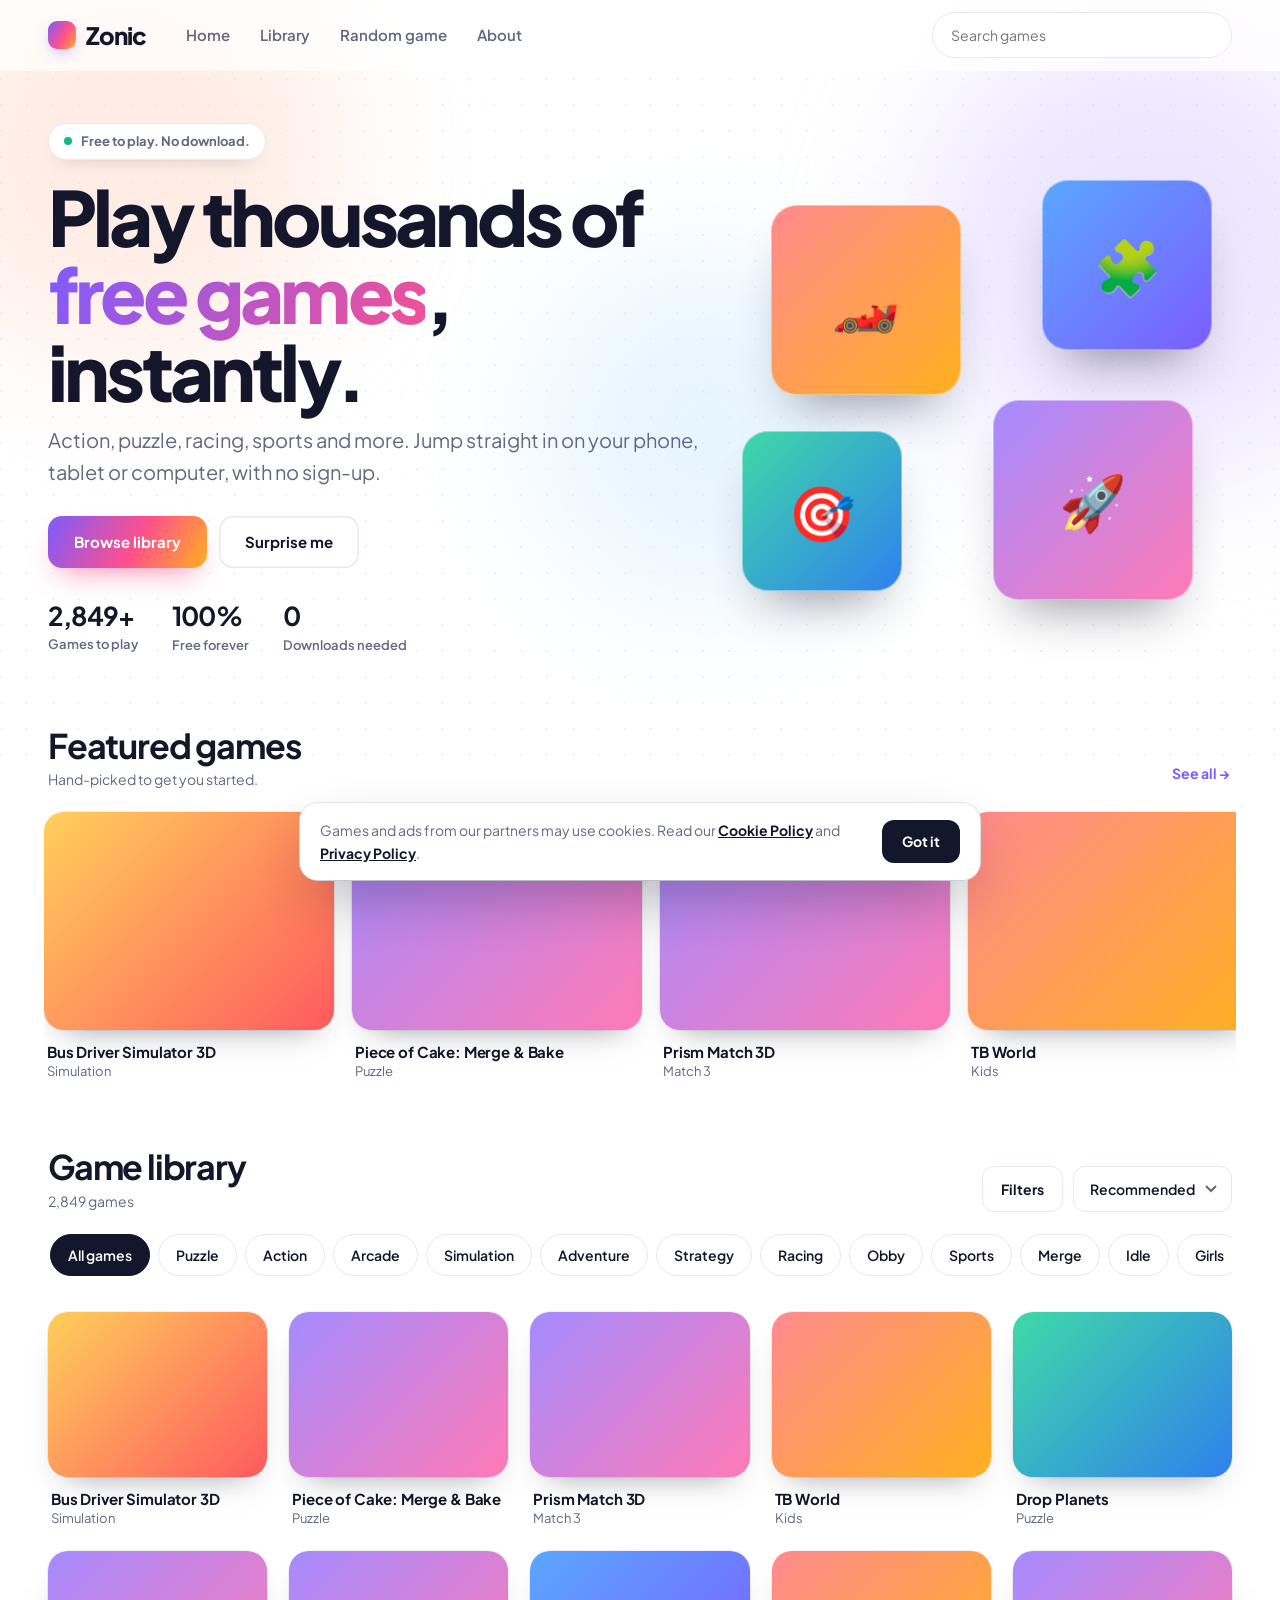
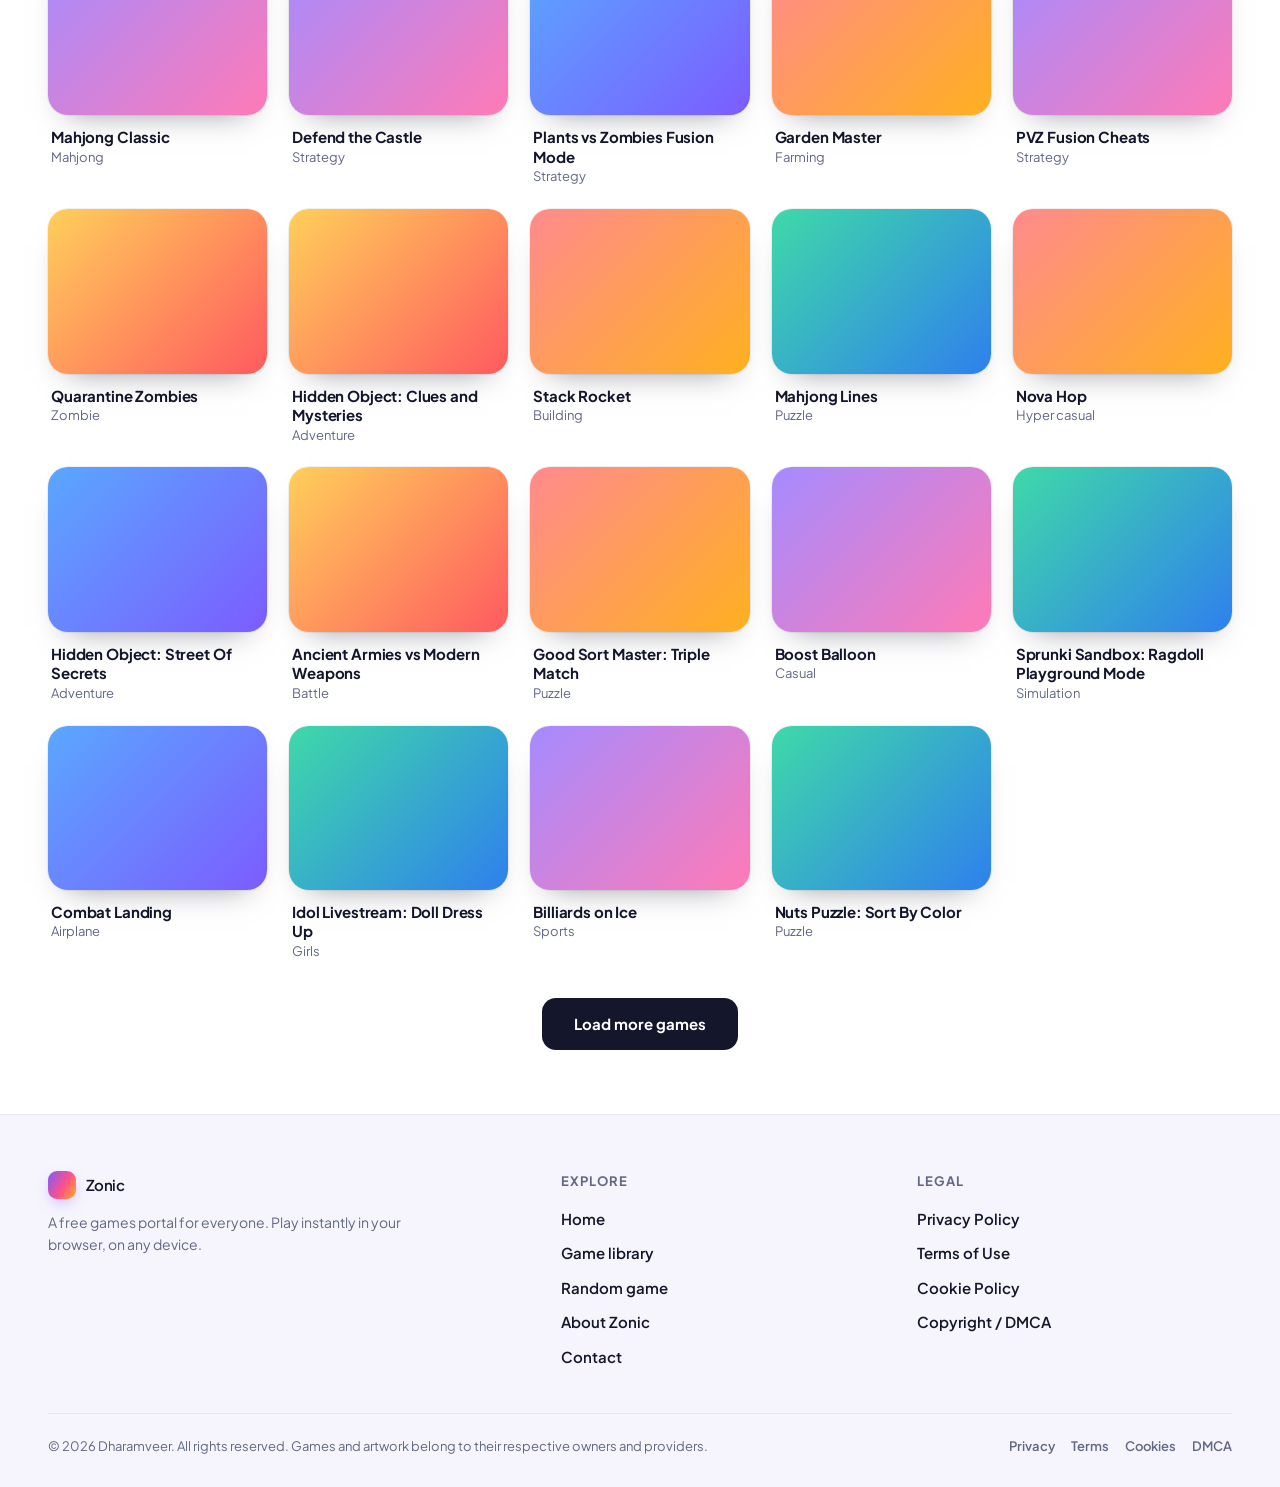
<file: index.html>
<!DOCTYPE html>
<html lang="en">
<head>
<meta charset="utf-8">
<meta name="viewport" content="width=device-width, initial-scale=1, viewport-fit=cover">
<title>Zonic: Free Online Games</title>
<meta name="description" content="Play thousands of free online browser games on Zonic. No downloads, no sign-up. Instant play on desktop and mobile.">
<meta name="theme-color" content="#ffffff">
<meta property="og:title" content="Zonic: Free Online Games">
<meta property="og:description" content="Play thousands of free browser games instantly. No downloads, no sign-up.">
<meta property="og:type" content="website">
<link rel="icon" href="data:image/svg+xml,%3Csvg xmlns='http://www.w3.org/2000/svg' viewBox='0 0 100 100'%3E%3Ctext y='.9em' font-size='90'%3E🎮%3C/text%3E%3C/svg%3E">
<link rel="preconnect" href="https://fonts.googleapis.com">
<link rel="preconnect" href="https://fonts.gstatic.com" crossorigin>
<link rel="preconnect" href="https://img.gamepix.com" crossorigin>
<link href="https://fonts.googleapis.com/css2?family=Plus+Jakarta+Sans:wght@400;500;600;700;800&display=swap" rel="stylesheet">
<link rel="stylesheet" href="assets/css/style.css">
<link rel="stylesheet" href="assets/css/animations.css">
<script>document.documentElement.className+=' js'</script>
</head>
<body>
<div class="progress" id="progress" aria-hidden="true"></div>
<div class="mesh" aria-hidden="true"><i class="blob b1"></i><i class="blob b2"></i><i class="blob b3"></i></div>

<header class="site-header" id="siteHeader">
  <div class="wrap bar">
    <a class="logo" href="#" id="home"><span class="mark"></span>Zonic</a>
    <nav class="nav" aria-label="Main">
      <a href="#" data-go="homeView">Home</a>
      <a href="#library" data-go="library">Library</a>
      <a href="#" data-random>Random game</a>
      <a href="about.html">About</a>
    </nav>
    <input class="search" id="q" type="search" placeholder="Search games" aria-label="Search games" autocomplete="off">
  </div>
</header>

<div class="wrap">
  <main id="main">
    <section id="homeView">
      <div class="hero">
        <div>
          <span class="eyebrow"><i class="dot"></i>Free to play. No download.</span>
          <h1>Play thousands of <span class="grad">free games</span>, instantly.</h1>
          <p class="lead">Action, puzzle, racing, sports and more. Jump straight in on your phone, tablet or computer, with no sign-up.</p>
          <div class="cta">
            <a class="btn primary" href="#library" data-go="library">Browse library</a>
            <a class="btn ghost" href="#" data-random>Surprise me</a>
          </div>
          <div class="stats">
            <div class="stat"><b id="statGames">1,000+</b><span>Games to play</span></div>
            <div class="stat"><b>100%</b><span>Free forever</span></div>
            <div class="stat"><b>0</b><span>Downloads needed</span></div>
          </div>
        </div>
        <div class="visual" aria-hidden="true">
          <div class="tile t1">🏎️</div><div class="tile t2">🧩</div><div class="tile t3">🎯</div><div class="tile t4">🚀</div>
        </div>
      </div>

      <section class="reveal" aria-labelledby="fh">
        <div class="sec-head"><div><h2 id="fh">Featured games</h2><p class="muted">Hand-picked to get you started.</p></div>
          <a class="linkbtn" href="#library" data-go="library">See all &rarr;</a></div>
        <div class="featured" id="featured"></div>
      </section>

      <section class="reveal" id="library" aria-labelledby="lh">
        <div class="sec-head">
          <div><h2 id="lh">Game library</h2><p class="muted" id="count">Loading games…</p></div>
          <div class="lib-tools">
            <button class="fbtn" id="filterBtn" type="button" aria-expanded="false" aria-controls="fpanel">Filters <span class="badge" id="fbadge" hidden>0</span></button>
            <label class="sortwrap"><span class="sr">Sort games</span>
              <select id="sort"><option value="mix">Recommended</option><option value="az">A to Z</option><option value="za">Z to A</option></select>
            </label>
          </div>
        </div>
        <div class="chips" id="chips" role="group" aria-label="Categories"></div>
        <div class="fpanel" id="fpanel" hidden>
          <div class="fgroup"><b>Screen</b>
            <div class="seg" role="group" aria-label="Screen shape">
              <button type="button" data-filter="ori" data-value="all" aria-pressed="true">All</button>
              <button type="button" data-filter="ori" data-value="landscape" aria-pressed="false">Landscape</button>
              <button type="button" data-filter="ori" data-value="portrait" aria-pressed="false">Portrait</button>
            </div>
          </div>
          <button class="linkbtn" id="clearBtn" type="button" hidden>Clear all filters</button>
        </div>
        <div class="status" id="status" role="status">Loading games…</div>
        <div class="grid" id="grid"></div>
        <button class="more" id="more" type="button" hidden>Load more games</button>
      </section>
    </section>

    <section id="playView" hidden>
      <a class="back" href="#" id="back">&larr; All games</a>
      <div class="stage" id="stage"></div>
      <div class="meta">
        <div><h1 id="pTitle"></h1><span class="tag" id="pCat"></span><span class="tag">Free to play</span></div>
        <button class="btn" id="fs" type="button">Fullscreen</button>
      </div>
      <p class="desc" id="pDesc"></p>
      <h2 class="sec">More games</h2>
      <div class="grid" id="related"></div>
    </section>
  </main>
  <noscript><p>Zonic needs JavaScript turned on to load games.</p></noscript>
</div>

<footer class="site-footer">
  <div class="wrap">
    <div class="fgrid">
      <div class="fabout">
        <a class="logo" href="#" data-go="homeView"><span class="mark"></span>Zonic</a>
        <p>A free games portal for everyone. Play instantly in your browser, on any device.</p>
      </div>
      <div><h4>Explore</h4><ul>
        <li><a href="#" data-go="homeView">Home</a></li>
        <li><a href="#library" data-go="library">Game library</a></li>
        <li><a href="#" data-random>Random game</a></li>
        <li><a href="about.html">About Zonic</a></li>
        <li><a href="contact.html">Contact</a></li>
      </ul></div>
      <div><h4>Legal</h4><ul>
        <li><a href="privacy.html">Privacy Policy</a></li>
        <li><a href="terms.html">Terms of Use</a></li>
        <li><a href="cookies.html">Cookie Policy</a></li>
        <li><a href="dmca.html">Copyright / DMCA</a></li>
      </ul></div>
    </div>
    <div class="fbottom">
      <span>&copy; <span data-year>2026</span> <span data-owner>Dharamveer</span>. All rights reserved. Games and artwork belong to their respective owners and providers.</span>
      <nav aria-label="Legal"><a href="privacy.html">Privacy</a><a href="terms.html">Terms</a><a href="cookies.html">Cookies</a><a href="dmca.html">DMCA</a></nav>
    </div>
  </div>
</footer>

<script src="assets/js/site.js"></script>
<script src="assets/js/config.js"></script>
<script src="assets/js/sources.js"></script>
<script src="assets/js/app.js"></script>
<script src="assets/js/ui.js"></script>
</body>
</html>
</file>
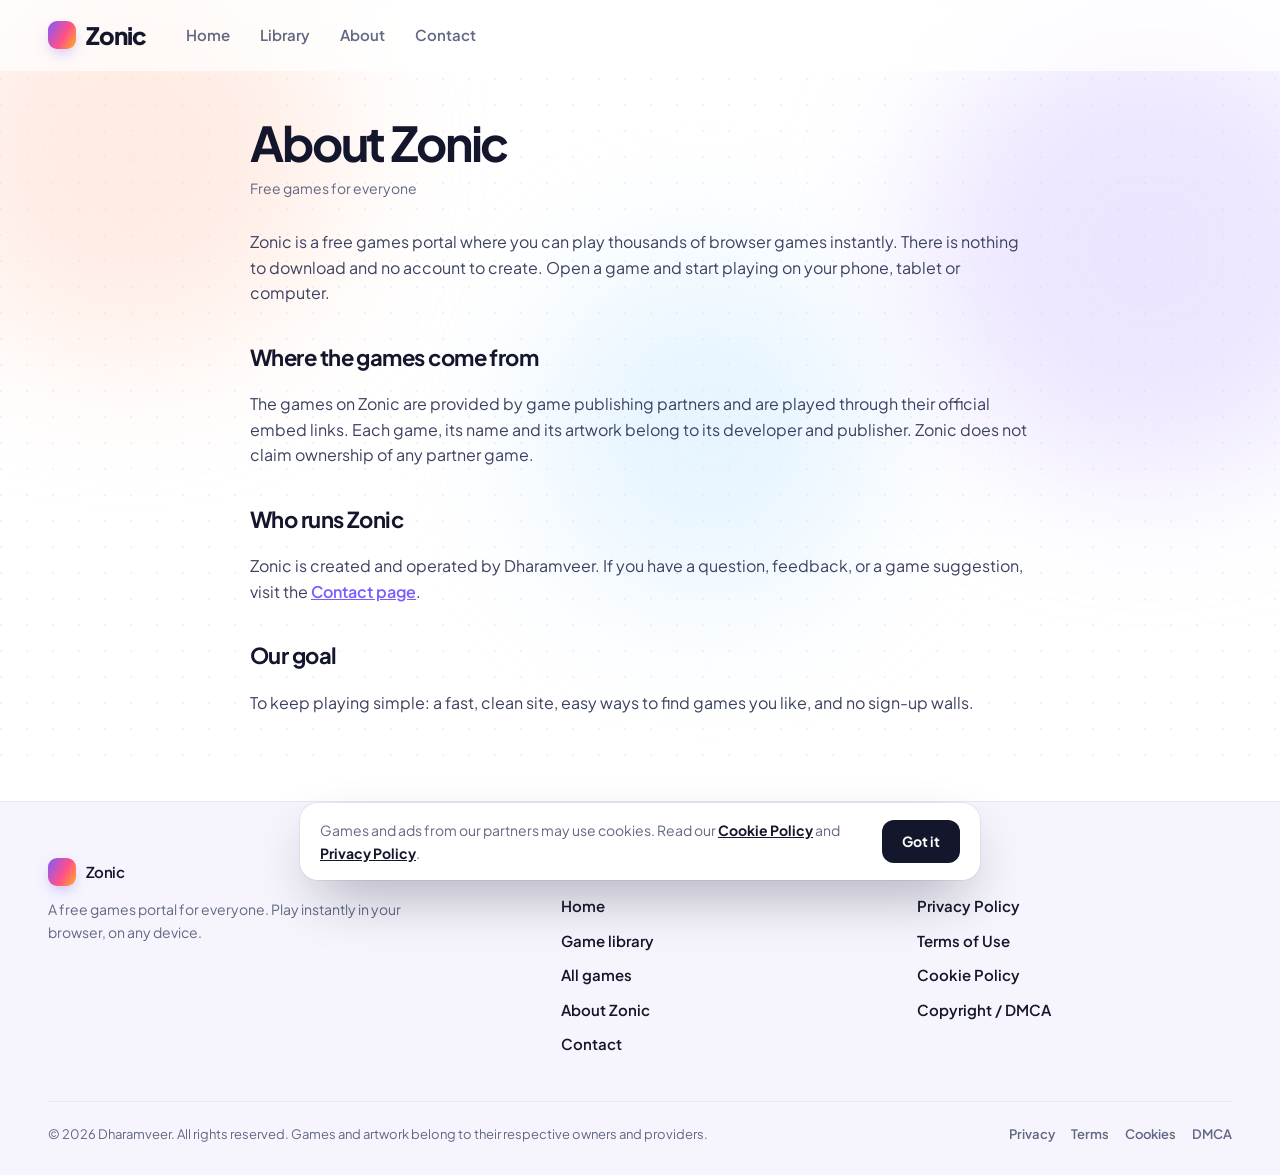
<file: about.html>
<!DOCTYPE html>
<html lang="en">
<head>
<meta charset="utf-8">
<meta name="viewport" content="width=device-width, initial-scale=1, viewport-fit=cover">
<title>About | Zonic</title>
<meta name="description" content="About Zonic, a free online games portal.">
<meta name="theme-color" content="#ffffff">
<link rel="icon" href="data:image/svg+xml,%3Csvg xmlns='http://www.w3.org/2000/svg' viewBox='0 0 100 100'%3E%3Ctext y='.9em' font-size='90'%3E🎮%3C/text%3E%3C/svg%3E">
<link rel="preconnect" href="https://fonts.googleapis.com">
<link rel="preconnect" href="https://fonts.gstatic.com" crossorigin>
<link href="https://fonts.googleapis.com/css2?family=Plus+Jakarta+Sans:wght@400;500;600;700;800&display=swap" rel="stylesheet">
<link rel="stylesheet" href="assets/css/style.css">
<link rel="stylesheet" href="assets/css/animations.css">
<script>document.documentElement.className+=' js'</script>
</head>
<body>
<div class="progress" id="progress" aria-hidden="true"></div>
<div class="mesh" aria-hidden="true"><i class="blob b1"></i><i class="blob b2"></i><i class="blob b3"></i></div>
<header class="site-header" id="siteHeader">
  <div class="wrap bar">
    <a class="logo" href="index.html"><span class="mark"></span>Zonic</a>
    <nav class="nav" aria-label="Main"><a href="index.html">Home</a><a href="index.html#library">Library</a><a href="about.html">About</a><a href="contact.html">Contact</a></nav>
  </div>
</header>
<div class="wrap"><main class="doc reveal">
<h1>About Zonic</h1>
<p class="meta-line">Free games for everyone</p>
<p>Zonic is a free games portal where you can play thousands of browser games instantly. There is nothing to download and no account to create. Open a game and start playing on your phone, tablet or computer.</p>
<h2>Where the games come from</h2>
<p>The games on Zonic are provided by game publishing partners and are played through their official embed links. Each game, its name and its artwork belong to its developer and publisher. Zonic does not claim ownership of any partner game.</p>
<h2>Who runs Zonic</h2>
<p>Zonic is created and operated by <span data-owner></span>. If you have a question, feedback, or a game suggestion, visit the <a href="contact.html">Contact page</a>.</p>
<h2>Our goal</h2>
<p>To keep playing simple: a fast, clean site, easy ways to find games you like, and no sign-up walls.</p>
</main></div>
<footer class="site-footer">
  <div class="wrap">
    <div class="fgrid">
      <div class="fabout">
        <a class="logo" href="index.html"><span class="mark"></span>Zonic</a>
        <p>A free games portal for everyone. Play instantly in your browser, on any device.</p>
      </div>
      <div><h4>Explore</h4><ul>
        <li><a href="index.html">Home</a></li>
        <li><a href="index.html#library">Game library</a></li>
        <li><a href="index.html">All games</a></li>
        <li><a href="about.html">About Zonic</a></li>
        <li><a href="contact.html">Contact</a></li>
      </ul></div>
      <div><h4>Legal</h4><ul>
        <li><a href="privacy.html">Privacy Policy</a></li>
        <li><a href="terms.html">Terms of Use</a></li>
        <li><a href="cookies.html">Cookie Policy</a></li>
        <li><a href="dmca.html">Copyright / DMCA</a></li>
      </ul></div>
    </div>
    <div class="fbottom">
      <span>&copy; <span data-year>2026</span> <span data-owner>Dharamveer</span>. All rights reserved. Games and artwork belong to their respective owners and providers.</span>
      <nav aria-label="Legal"><a href="privacy.html">Privacy</a><a href="terms.html">Terms</a><a href="cookies.html">Cookies</a><a href="dmca.html">DMCA</a></nav>
    </div>
  </div>
</footer>
<script src="assets/js/site.js"></script>
<script src="assets/js/ui.js"></script>
</body>
</html>
</file>
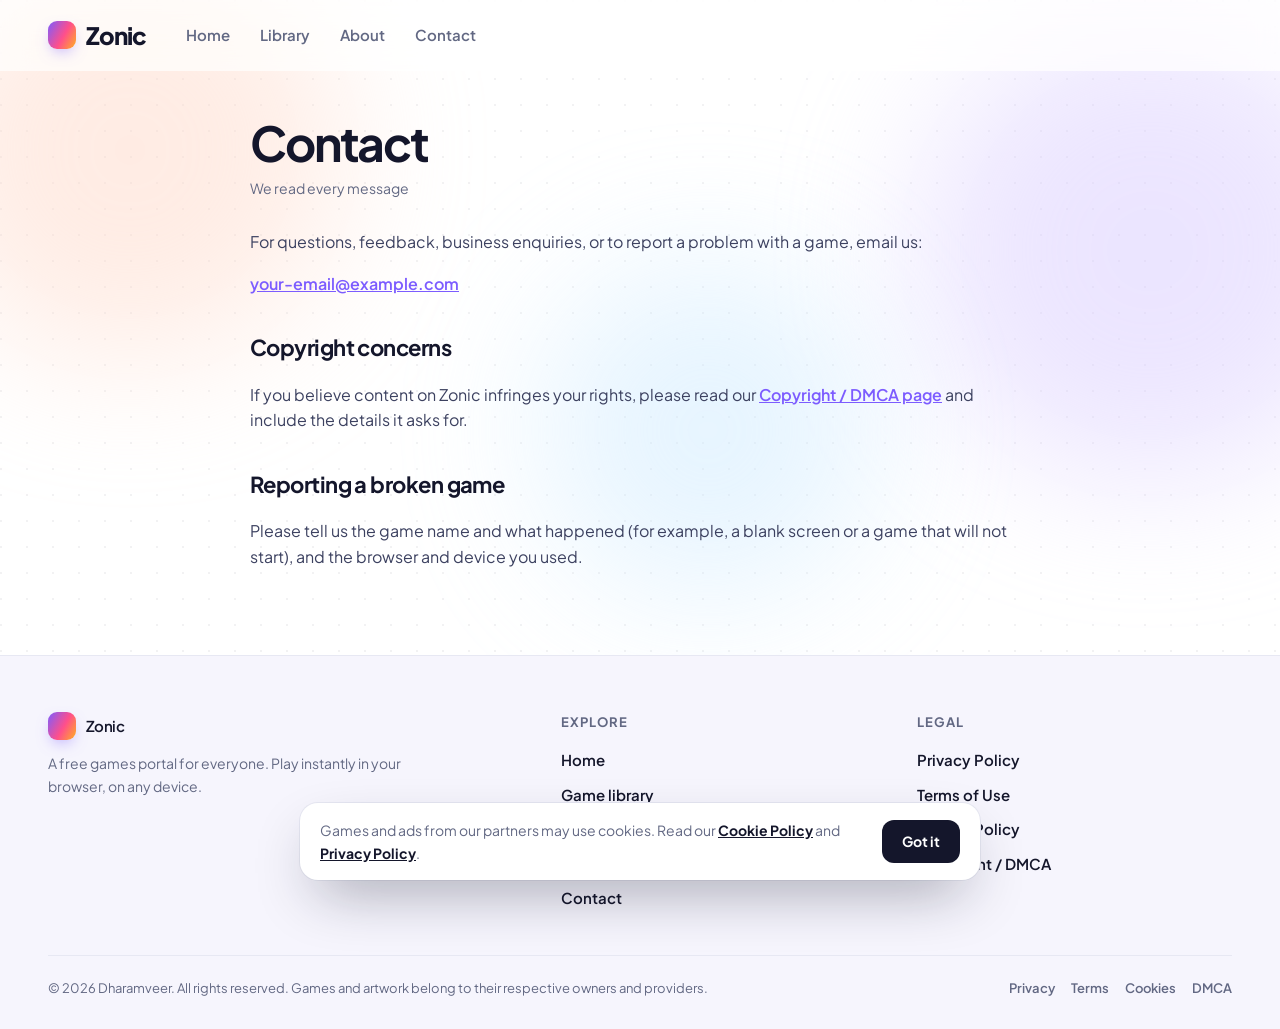
<file: contact.html>
<!DOCTYPE html>
<html lang="en">
<head>
<meta charset="utf-8">
<meta name="viewport" content="width=device-width, initial-scale=1, viewport-fit=cover">
<title>Contact | Zonic</title>
<meta name="description" content="Contact the Zonic team.">
<meta name="theme-color" content="#ffffff">
<link rel="icon" href="data:image/svg+xml,%3Csvg xmlns='http://www.w3.org/2000/svg' viewBox='0 0 100 100'%3E%3Ctext y='.9em' font-size='90'%3E🎮%3C/text%3E%3C/svg%3E">
<link rel="preconnect" href="https://fonts.googleapis.com">
<link rel="preconnect" href="https://fonts.gstatic.com" crossorigin>
<link href="https://fonts.googleapis.com/css2?family=Plus+Jakarta+Sans:wght@400;500;600;700;800&display=swap" rel="stylesheet">
<link rel="stylesheet" href="assets/css/style.css">
<link rel="stylesheet" href="assets/css/animations.css">
<script>document.documentElement.className+=' js'</script>
</head>
<body>
<div class="progress" id="progress" aria-hidden="true"></div>
<div class="mesh" aria-hidden="true"><i class="blob b1"></i><i class="blob b2"></i><i class="blob b3"></i></div>
<header class="site-header" id="siteHeader">
  <div class="wrap bar">
    <a class="logo" href="index.html"><span class="mark"></span>Zonic</a>
    <nav class="nav" aria-label="Main"><a href="index.html">Home</a><a href="index.html#library">Library</a><a href="about.html">About</a><a href="contact.html">Contact</a></nav>
  </div>
</header>
<div class="wrap"><main class="doc reveal">
<h1>Contact</h1>
<p class="meta-line">We read every message</p>
<p>For questions, feedback, business enquiries, or to report a problem with a game, email us:</p>
<p><a data-mailto data-email></a></p>
<h2>Copyright concerns</h2>
<p>If you believe content on Zonic infringes your rights, please read our <a href="dmca.html">Copyright / DMCA page</a> and include the details it asks for.</p>
<h2>Reporting a broken game</h2>
<p>Please tell us the game name and what happened (for example, a blank screen or a game that will not start), and the browser and device you used.</p>
</main></div>
<footer class="site-footer">
  <div class="wrap">
    <div class="fgrid">
      <div class="fabout">
        <a class="logo" href="index.html"><span class="mark"></span>Zonic</a>
        <p>A free games portal for everyone. Play instantly in your browser, on any device.</p>
      </div>
      <div><h4>Explore</h4><ul>
        <li><a href="index.html">Home</a></li>
        <li><a href="index.html#library">Game library</a></li>
        <li><a href="index.html">All games</a></li>
        <li><a href="about.html">About Zonic</a></li>
        <li><a href="contact.html">Contact</a></li>
      </ul></div>
      <div><h4>Legal</h4><ul>
        <li><a href="privacy.html">Privacy Policy</a></li>
        <li><a href="terms.html">Terms of Use</a></li>
        <li><a href="cookies.html">Cookie Policy</a></li>
        <li><a href="dmca.html">Copyright / DMCA</a></li>
      </ul></div>
    </div>
    <div class="fbottom">
      <span>&copy; <span data-year>2026</span> <span data-owner>Dharamveer</span>. All rights reserved. Games and artwork belong to their respective owners and providers.</span>
      <nav aria-label="Legal"><a href="privacy.html">Privacy</a><a href="terms.html">Terms</a><a href="cookies.html">Cookies</a><a href="dmca.html">DMCA</a></nav>
    </div>
  </div>
</footer>
<script src="assets/js/site.js"></script>
<script src="assets/js/ui.js"></script>
</body>
</html>
</file>
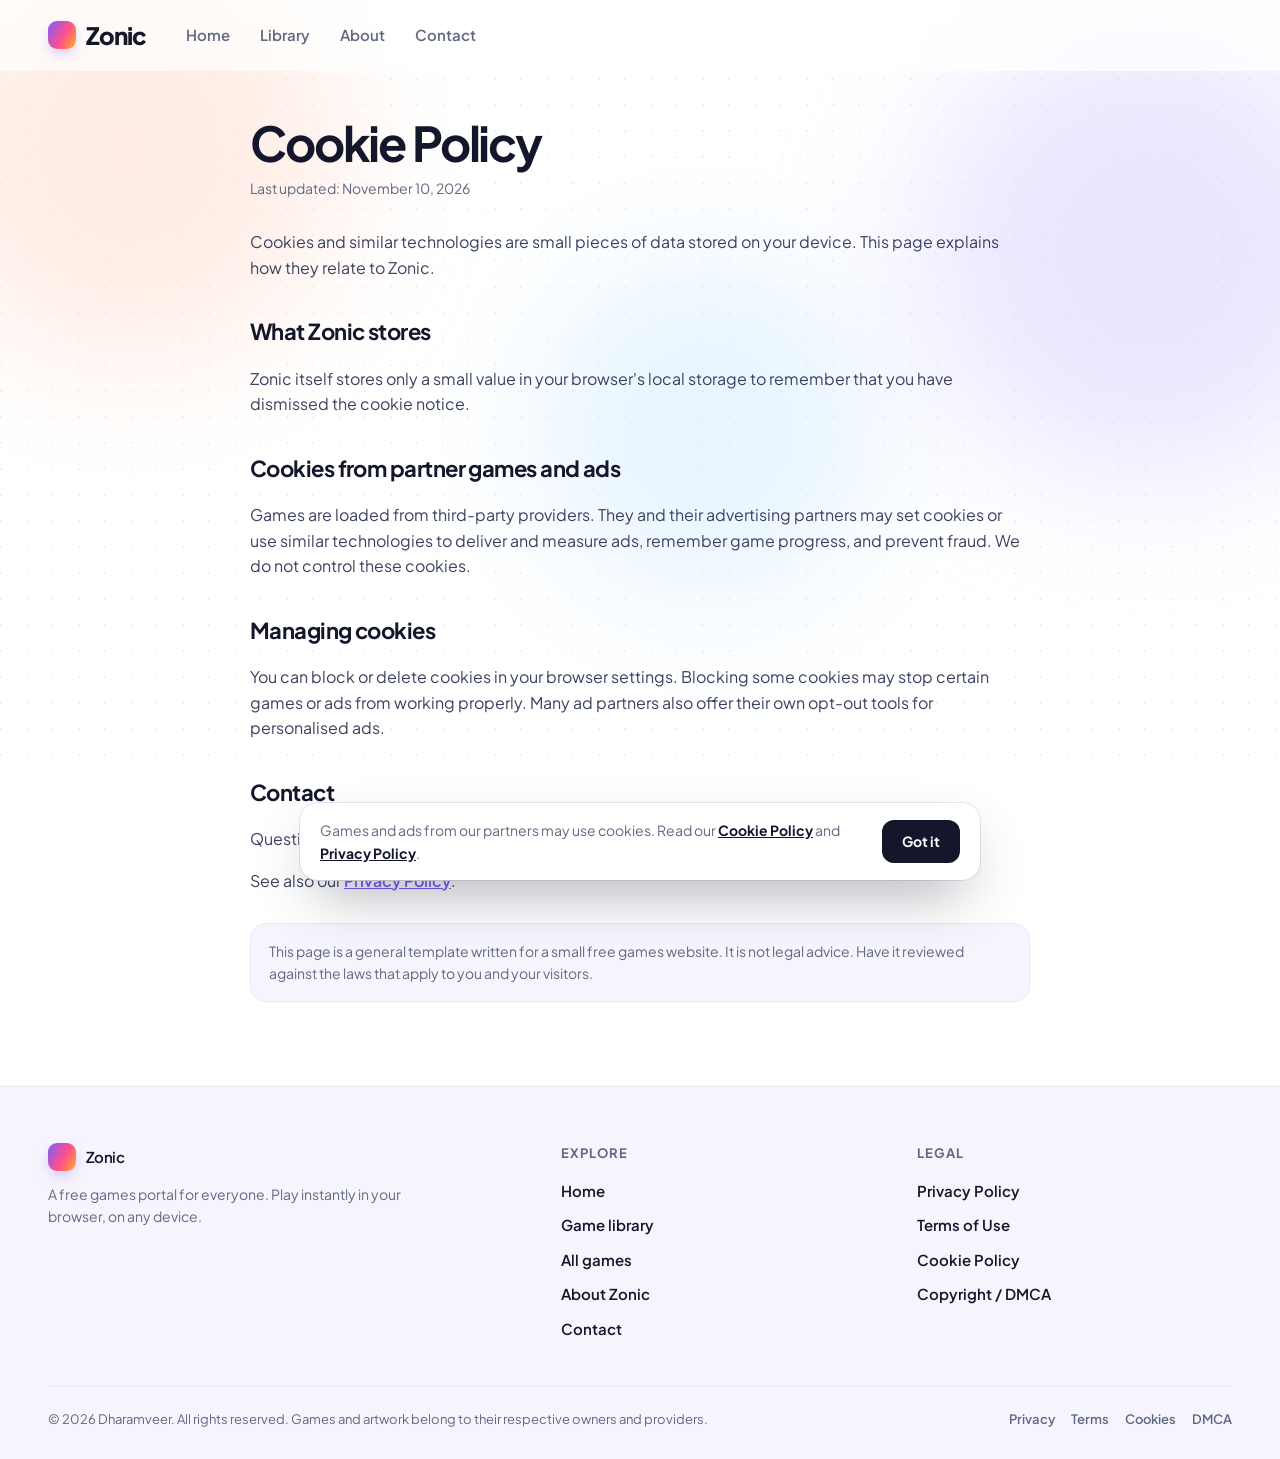
<file: cookies.html>
<!DOCTYPE html>
<html lang="en">
<head>
<meta charset="utf-8">
<meta name="viewport" content="width=device-width, initial-scale=1, viewport-fit=cover">
<title>Cookie Policy | Zonic</title>
<meta name="description" content="How Zonic and its partners use cookies.">
<meta name="theme-color" content="#ffffff">
<link rel="icon" href="data:image/svg+xml,%3Csvg xmlns='http://www.w3.org/2000/svg' viewBox='0 0 100 100'%3E%3Ctext y='.9em' font-size='90'%3E🎮%3C/text%3E%3C/svg%3E">
<link rel="preconnect" href="https://fonts.googleapis.com">
<link rel="preconnect" href="https://fonts.gstatic.com" crossorigin>
<link href="https://fonts.googleapis.com/css2?family=Plus+Jakarta+Sans:wght@400;500;600;700;800&display=swap" rel="stylesheet">
<link rel="stylesheet" href="assets/css/style.css">
<link rel="stylesheet" href="assets/css/animations.css">
<script>document.documentElement.className+=' js'</script>
</head>
<body>
<div class="progress" id="progress" aria-hidden="true"></div>
<div class="mesh" aria-hidden="true"><i class="blob b1"></i><i class="blob b2"></i><i class="blob b3"></i></div>
<header class="site-header" id="siteHeader">
  <div class="wrap bar">
    <a class="logo" href="index.html"><span class="mark"></span>Zonic</a>
    <nav class="nav" aria-label="Main"><a href="index.html">Home</a><a href="index.html#library">Library</a><a href="about.html">About</a><a href="contact.html">Contact</a></nav>
  </div>
</header>
<div class="wrap"><main class="doc reveal">
<h1>Cookie Policy</h1>
<p class="meta-line">Last updated: <span data-updated></span></p>
<p>Cookies and similar technologies are small pieces of data stored on your device. This page explains how they relate to Zonic.</p>
<h2>What Zonic stores</h2>
<p>Zonic itself stores only a small value in your browser's local storage to remember that you have dismissed the cookie notice.</p>
<h2>Cookies from partner games and ads</h2>
<p>Games are loaded from third-party providers. They and their advertising partners may set cookies or use similar technologies to deliver and measure ads, remember game progress, and prevent fraud. We do not control these cookies.</p>
<h2>Managing cookies</h2>
<p>You can block or delete cookies in your browser settings. Blocking some cookies may stop certain games or ads from working properly. Many ad partners also offer their own opt-out tools for personalised ads.</p>
<h2>Contact</h2>
<p>Questions about cookies: <a data-mailto data-email></a></p>
<p>See also our <a href="privacy.html">Privacy Policy</a>.</p>
<p class="note">This page is a general template written for a small free games website. It is not legal advice. Have it reviewed against the laws that apply to you and your visitors.</p>
</main></div>
<footer class="site-footer">
  <div class="wrap">
    <div class="fgrid">
      <div class="fabout">
        <a class="logo" href="index.html"><span class="mark"></span>Zonic</a>
        <p>A free games portal for everyone. Play instantly in your browser, on any device.</p>
      </div>
      <div><h4>Explore</h4><ul>
        <li><a href="index.html">Home</a></li>
        <li><a href="index.html#library">Game library</a></li>
        <li><a href="index.html">All games</a></li>
        <li><a href="about.html">About Zonic</a></li>
        <li><a href="contact.html">Contact</a></li>
      </ul></div>
      <div><h4>Legal</h4><ul>
        <li><a href="privacy.html">Privacy Policy</a></li>
        <li><a href="terms.html">Terms of Use</a></li>
        <li><a href="cookies.html">Cookie Policy</a></li>
        <li><a href="dmca.html">Copyright / DMCA</a></li>
      </ul></div>
    </div>
    <div class="fbottom">
      <span>&copy; <span data-year>2026</span> <span data-owner>Dharamveer</span>. All rights reserved. Games and artwork belong to their respective owners and providers.</span>
      <nav aria-label="Legal"><a href="privacy.html">Privacy</a><a href="terms.html">Terms</a><a href="cookies.html">Cookies</a><a href="dmca.html">DMCA</a></nav>
    </div>
  </div>
</footer>
<script src="assets/js/site.js"></script>
<script src="assets/js/ui.js"></script>
</body>
</html>
</file>
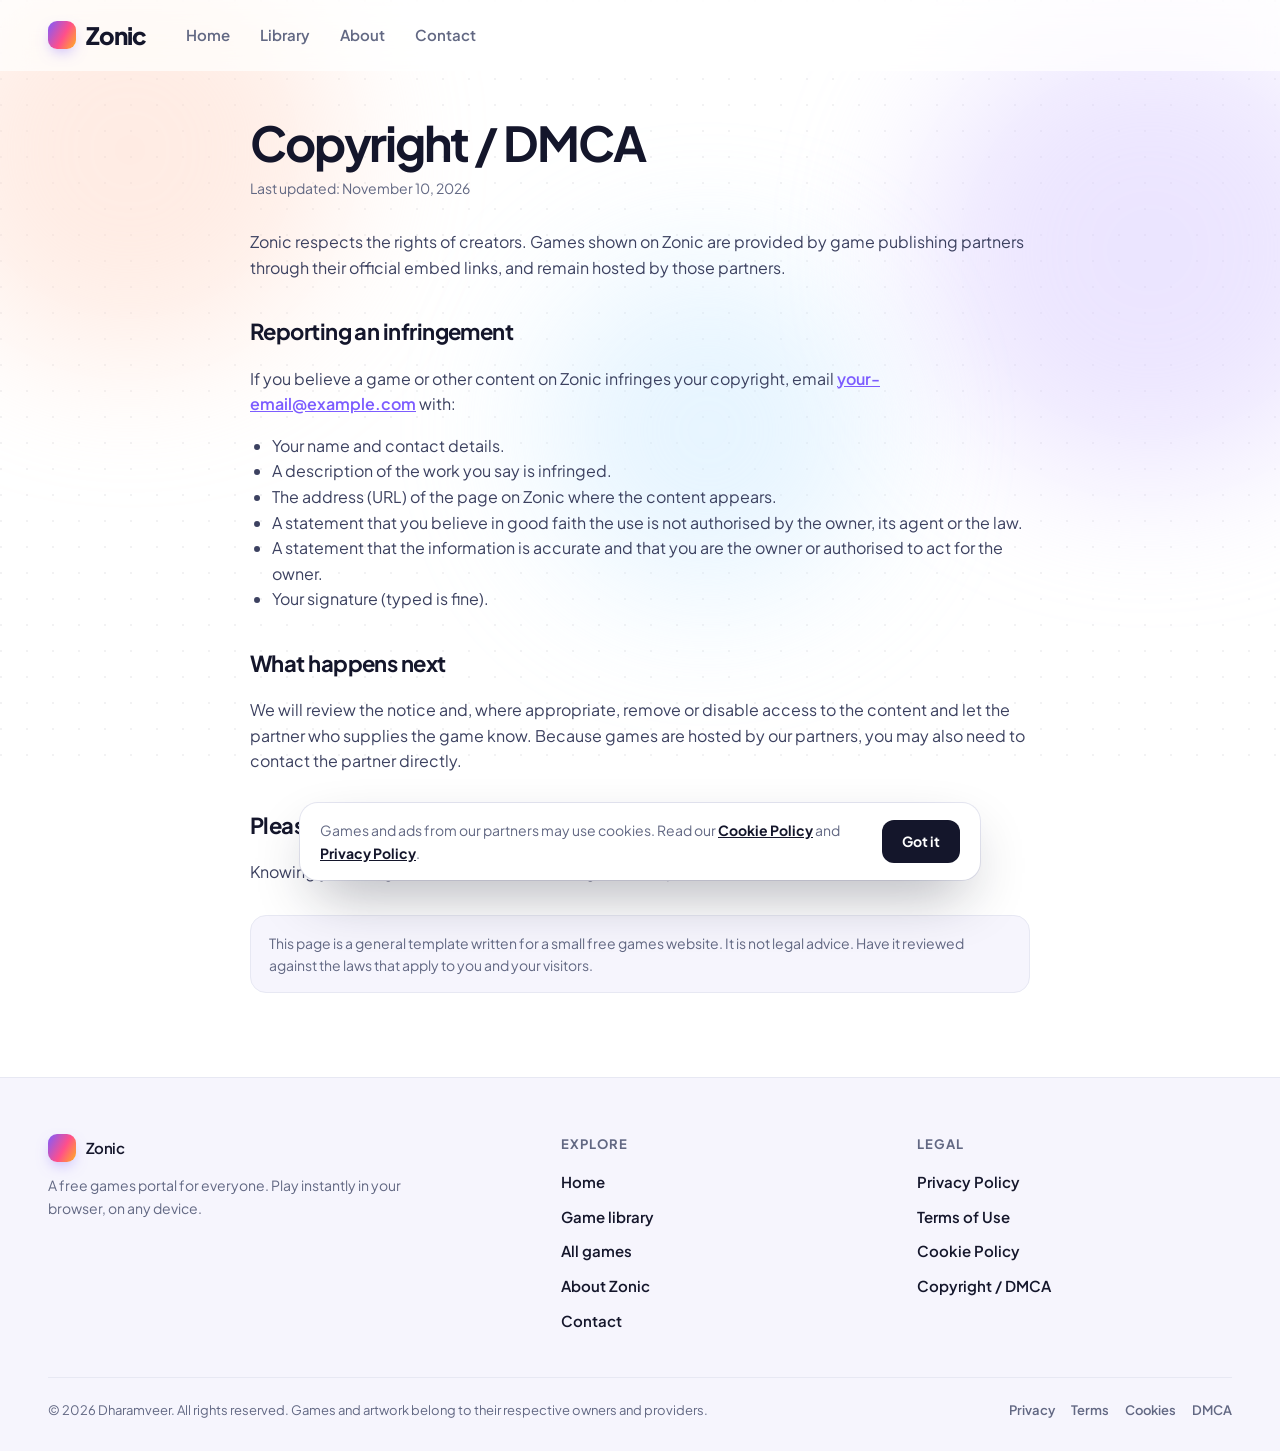
<file: dmca.html>
<!DOCTYPE html>
<html lang="en">
<head>
<meta charset="utf-8">
<meta name="viewport" content="width=device-width, initial-scale=1, viewport-fit=cover">
<title>Copyright / DMCA | Zonic</title>
<meta name="description" content="How to report copyright concerns on Zonic.">
<meta name="theme-color" content="#ffffff">
<link rel="icon" href="data:image/svg+xml,%3Csvg xmlns='http://www.w3.org/2000/svg' viewBox='0 0 100 100'%3E%3Ctext y='.9em' font-size='90'%3E🎮%3C/text%3E%3C/svg%3E">
<link rel="preconnect" href="https://fonts.googleapis.com">
<link rel="preconnect" href="https://fonts.gstatic.com" crossorigin>
<link href="https://fonts.googleapis.com/css2?family=Plus+Jakarta+Sans:wght@400;500;600;700;800&display=swap" rel="stylesheet">
<link rel="stylesheet" href="assets/css/style.css">
<link rel="stylesheet" href="assets/css/animations.css">
<script>document.documentElement.className+=' js'</script>
</head>
<body>
<div class="progress" id="progress" aria-hidden="true"></div>
<div class="mesh" aria-hidden="true"><i class="blob b1"></i><i class="blob b2"></i><i class="blob b3"></i></div>
<header class="site-header" id="siteHeader">
  <div class="wrap bar">
    <a class="logo" href="index.html"><span class="mark"></span>Zonic</a>
    <nav class="nav" aria-label="Main"><a href="index.html">Home</a><a href="index.html#library">Library</a><a href="about.html">About</a><a href="contact.html">Contact</a></nav>
  </div>
</header>
<div class="wrap"><main class="doc reveal">
<h1>Copyright / DMCA</h1>
<p class="meta-line">Last updated: <span data-updated></span></p>
<p>Zonic respects the rights of creators. Games shown on Zonic are provided by game publishing partners through their official embed links, and remain hosted by those partners.</p>
<h2>Reporting an infringement</h2>
<p>If you believe a game or other content on Zonic infringes your copyright, email <a data-mailto data-email></a> with:</p>
<ul>
<li>Your name and contact details.</li>
<li>A description of the work you say is infringed.</li>
<li>The address (URL) of the page on Zonic where the content appears.</li>
<li>A statement that you believe in good faith the use is not authorised by the owner, its agent or the law.</li>
<li>A statement that the information is accurate and that you are the owner or authorised to act for the owner.</li>
<li>Your signature (typed is fine).</li>
</ul>
<h2>What happens next</h2>
<p>We will review the notice and, where appropriate, remove or disable access to the content and let the partner who supplies the game know. Because games are hosted by our partners, you may also need to contact the partner directly.</p>
<h2>Please be accurate</h2>
<p>Knowingly sending a false notice can have legal consequences.</p>
<p class="note">This page is a general template written for a small free games website. It is not legal advice. Have it reviewed against the laws that apply to you and your visitors.</p>
</main></div>
<footer class="site-footer">
  <div class="wrap">
    <div class="fgrid">
      <div class="fabout">
        <a class="logo" href="index.html"><span class="mark"></span>Zonic</a>
        <p>A free games portal for everyone. Play instantly in your browser, on any device.</p>
      </div>
      <div><h4>Explore</h4><ul>
        <li><a href="index.html">Home</a></li>
        <li><a href="index.html#library">Game library</a></li>
        <li><a href="index.html">All games</a></li>
        <li><a href="about.html">About Zonic</a></li>
        <li><a href="contact.html">Contact</a></li>
      </ul></div>
      <div><h4>Legal</h4><ul>
        <li><a href="privacy.html">Privacy Policy</a></li>
        <li><a href="terms.html">Terms of Use</a></li>
        <li><a href="cookies.html">Cookie Policy</a></li>
        <li><a href="dmca.html">Copyright / DMCA</a></li>
      </ul></div>
    </div>
    <div class="fbottom">
      <span>&copy; <span data-year>2026</span> <span data-owner>Dharamveer</span>. All rights reserved. Games and artwork belong to their respective owners and providers.</span>
      <nav aria-label="Legal"><a href="privacy.html">Privacy</a><a href="terms.html">Terms</a><a href="cookies.html">Cookies</a><a href="dmca.html">DMCA</a></nav>
    </div>
  </div>
</footer>
<script src="assets/js/site.js"></script>
<script src="assets/js/ui.js"></script>
</body>
</html>
</file>
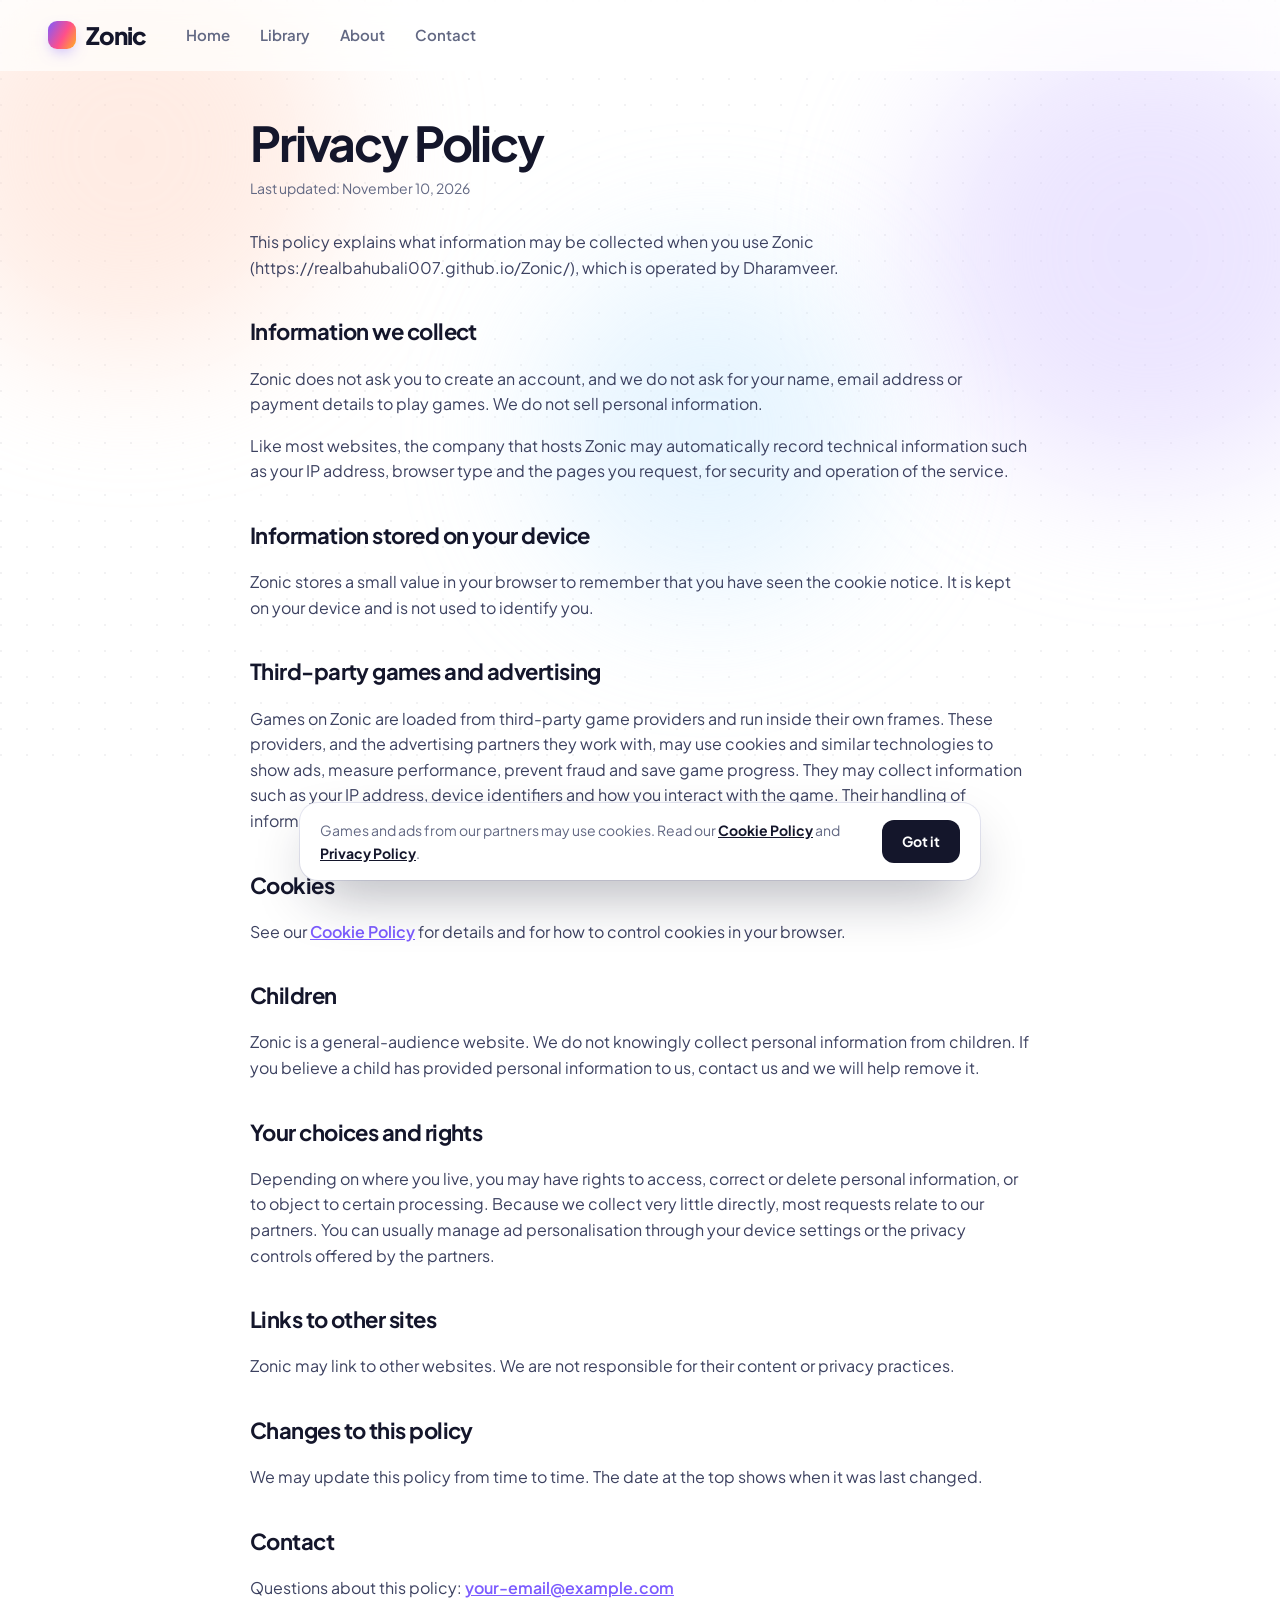
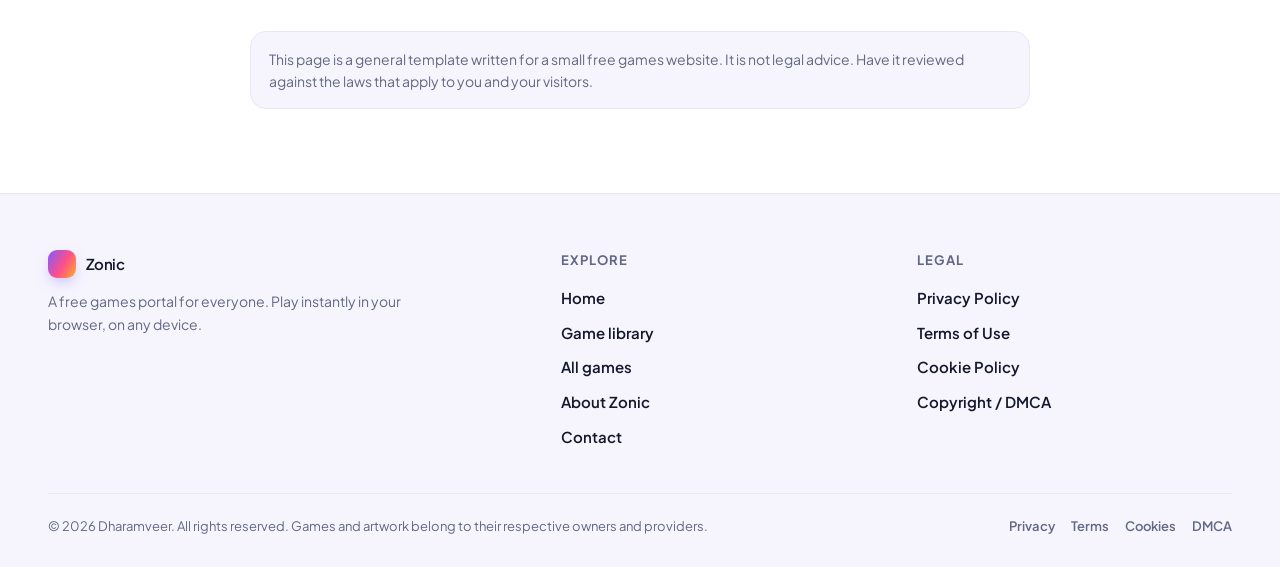
<file: privacy.html>
<!DOCTYPE html>
<html lang="en">
<head>
<meta charset="utf-8">
<meta name="viewport" content="width=device-width, initial-scale=1, viewport-fit=cover">
<title>Privacy Policy | Zonic</title>
<meta name="description" content="How Zonic handles information and cookies.">
<meta name="theme-color" content="#ffffff">
<link rel="icon" href="data:image/svg+xml,%3Csvg xmlns='http://www.w3.org/2000/svg' viewBox='0 0 100 100'%3E%3Ctext y='.9em' font-size='90'%3E🎮%3C/text%3E%3C/svg%3E">
<link rel="preconnect" href="https://fonts.googleapis.com">
<link rel="preconnect" href="https://fonts.gstatic.com" crossorigin>
<link href="https://fonts.googleapis.com/css2?family=Plus+Jakarta+Sans:wght@400;500;600;700;800&display=swap" rel="stylesheet">
<link rel="stylesheet" href="assets/css/style.css">
<link rel="stylesheet" href="assets/css/animations.css">
<script>document.documentElement.className+=' js'</script>
</head>
<body>
<div class="progress" id="progress" aria-hidden="true"></div>
<div class="mesh" aria-hidden="true"><i class="blob b1"></i><i class="blob b2"></i><i class="blob b3"></i></div>
<header class="site-header" id="siteHeader">
  <div class="wrap bar">
    <a class="logo" href="index.html"><span class="mark"></span>Zonic</a>
    <nav class="nav" aria-label="Main"><a href="index.html">Home</a><a href="index.html#library">Library</a><a href="about.html">About</a><a href="contact.html">Contact</a></nav>
  </div>
</header>
<div class="wrap"><main class="doc reveal">
<h1>Privacy Policy</h1>
<p class="meta-line">Last updated: <span data-updated></span></p>
<p>This policy explains what information may be collected when you use Zonic (<span data-siteurl></span>), which is operated by <span data-owner></span>.</p>
<h2>Information we collect</h2>
<p>Zonic does not ask you to create an account, and we do not ask for your name, email address or payment details to play games. We do not sell personal information.</p>
<p>Like most websites, the company that hosts Zonic may automatically record technical information such as your IP address, browser type and the pages you request, for security and operation of the service.</p>
<h2>Information stored on your device</h2>
<p>Zonic stores a small value in your browser to remember that you have seen the cookie notice. It is kept on your device and is not used to identify you.</p>
<h2>Third-party games and advertising</h2>
<p>Games on Zonic are loaded from third-party game providers and run inside their own frames. These providers, and the advertising partners they work with, may use cookies and similar technologies to show ads, measure performance, prevent fraud and save game progress. They may collect information such as your IP address, device identifiers and how you interact with the game. Their handling of information is governed by their own privacy policies, which we encourage you to read.</p>
<h2>Cookies</h2>
<p>See our <a href="cookies.html">Cookie Policy</a> for details and for how to control cookies in your browser.</p>
<h2>Children</h2>
<p>Zonic is a general-audience website. We do not knowingly collect personal information from children. If you believe a child has provided personal information to us, contact us and we will help remove it.</p>
<h2>Your choices and rights</h2>
<p>Depending on where you live, you may have rights to access, correct or delete personal information, or to object to certain processing. Because we collect very little directly, most requests relate to our partners. You can usually manage ad personalisation through your device settings or the privacy controls offered by the partners.</p>
<h2>Links to other sites</h2>
<p>Zonic may link to other websites. We are not responsible for their content or privacy practices.</p>
<h2>Changes to this policy</h2>
<p>We may update this policy from time to time. The date at the top shows when it was last changed.</p>
<h2>Contact</h2>
<p>Questions about this policy: <a data-mailto data-email></a></p>
<p class="note">This page is a general template written for a small free games website. It is not legal advice. Have it reviewed against the laws that apply to you and your visitors.</p>
</main></div>
<footer class="site-footer">
  <div class="wrap">
    <div class="fgrid">
      <div class="fabout">
        <a class="logo" href="index.html"><span class="mark"></span>Zonic</a>
        <p>A free games portal for everyone. Play instantly in your browser, on any device.</p>
      </div>
      <div><h4>Explore</h4><ul>
        <li><a href="index.html">Home</a></li>
        <li><a href="index.html#library">Game library</a></li>
        <li><a href="index.html">All games</a></li>
        <li><a href="about.html">About Zonic</a></li>
        <li><a href="contact.html">Contact</a></li>
      </ul></div>
      <div><h4>Legal</h4><ul>
        <li><a href="privacy.html">Privacy Policy</a></li>
        <li><a href="terms.html">Terms of Use</a></li>
        <li><a href="cookies.html">Cookie Policy</a></li>
        <li><a href="dmca.html">Copyright / DMCA</a></li>
      </ul></div>
    </div>
    <div class="fbottom">
      <span>&copy; <span data-year>2026</span> <span data-owner>Dharamveer</span>. All rights reserved. Games and artwork belong to their respective owners and providers.</span>
      <nav aria-label="Legal"><a href="privacy.html">Privacy</a><a href="terms.html">Terms</a><a href="cookies.html">Cookies</a><a href="dmca.html">DMCA</a></nav>
    </div>
  </div>
</footer>
<script src="assets/js/site.js"></script>
<script src="assets/js/ui.js"></script>
</body>
</html>
</file>
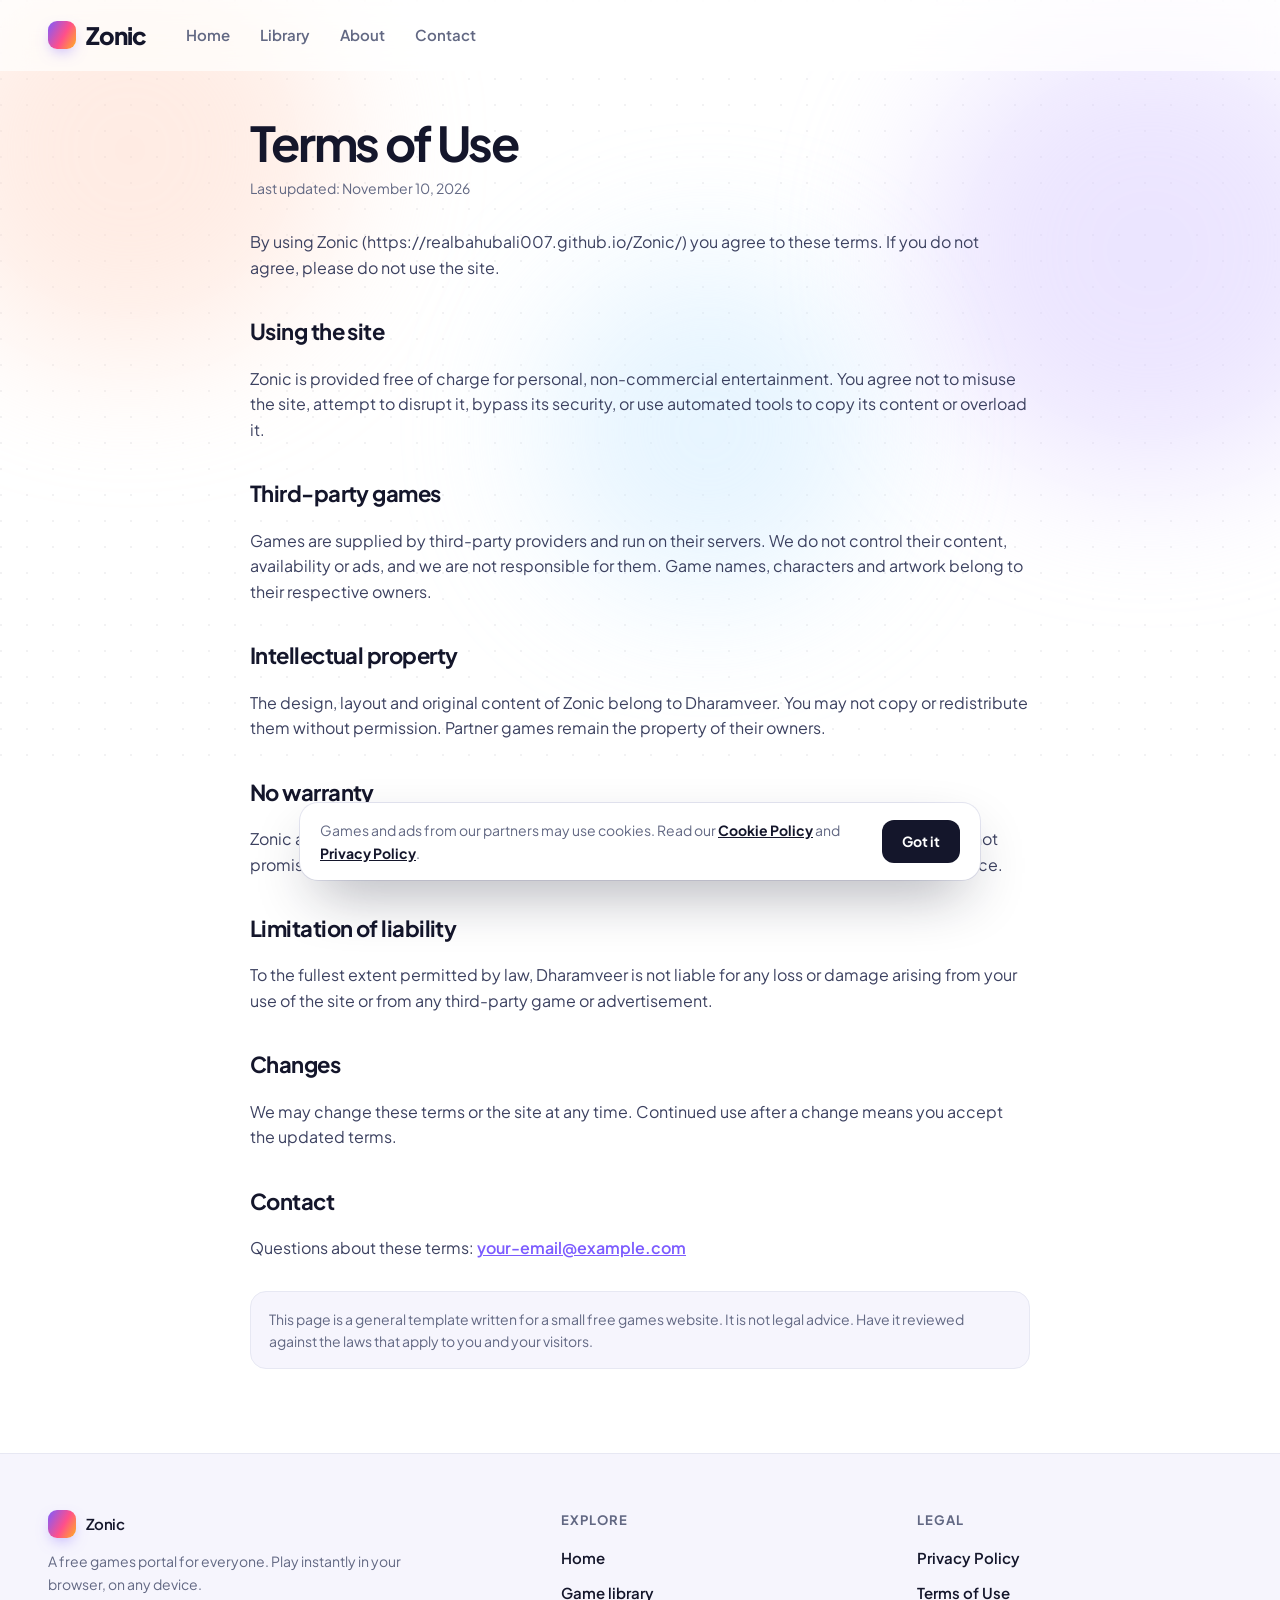
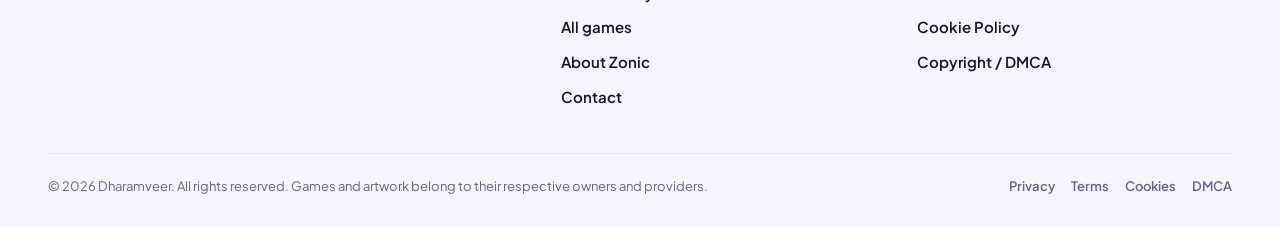
<file: terms.html>
<!DOCTYPE html>
<html lang="en">
<head>
<meta charset="utf-8">
<meta name="viewport" content="width=device-width, initial-scale=1, viewport-fit=cover">
<title>Terms of Use | Zonic</title>
<meta name="description" content="Terms for using the Zonic website.">
<meta name="theme-color" content="#ffffff">
<link rel="icon" href="data:image/svg+xml,%3Csvg xmlns='http://www.w3.org/2000/svg' viewBox='0 0 100 100'%3E%3Ctext y='.9em' font-size='90'%3E🎮%3C/text%3E%3C/svg%3E">
<link rel="preconnect" href="https://fonts.googleapis.com">
<link rel="preconnect" href="https://fonts.gstatic.com" crossorigin>
<link href="https://fonts.googleapis.com/css2?family=Plus+Jakarta+Sans:wght@400;500;600;700;800&display=swap" rel="stylesheet">
<link rel="stylesheet" href="assets/css/style.css">
<link rel="stylesheet" href="assets/css/animations.css">
<script>document.documentElement.className+=' js'</script>
</head>
<body>
<div class="progress" id="progress" aria-hidden="true"></div>
<div class="mesh" aria-hidden="true"><i class="blob b1"></i><i class="blob b2"></i><i class="blob b3"></i></div>
<header class="site-header" id="siteHeader">
  <div class="wrap bar">
    <a class="logo" href="index.html"><span class="mark"></span>Zonic</a>
    <nav class="nav" aria-label="Main"><a href="index.html">Home</a><a href="index.html#library">Library</a><a href="about.html">About</a><a href="contact.html">Contact</a></nav>
  </div>
</header>
<div class="wrap"><main class="doc reveal">
<h1>Terms of Use</h1>
<p class="meta-line">Last updated: <span data-updated></span></p>
<p>By using Zonic (<span data-siteurl></span>) you agree to these terms. If you do not agree, please do not use the site.</p>
<h2>Using the site</h2>
<p>Zonic is provided free of charge for personal, non-commercial entertainment. You agree not to misuse the site, attempt to disrupt it, bypass its security, or use automated tools to copy its content or overload it.</p>
<h2>Third-party games</h2>
<p>Games are supplied by third-party providers and run on their servers. We do not control their content, availability or ads, and we are not responsible for them. Game names, characters and artwork belong to their respective owners.</p>
<h2>Intellectual property</h2>
<p>The design, layout and original content of Zonic belong to <span data-owner></span>. You may not copy or redistribute them without permission. Partner games remain the property of their owners.</p>
<h2>No warranty</h2>
<p>Zonic and its games are provided "as is" and "as available", without warranties of any kind. We do not promise that the site will be uninterrupted or error-free, or that every game will work on every device.</p>
<h2>Limitation of liability</h2>
<p>To the fullest extent permitted by law, <span data-owner></span> is not liable for any loss or damage arising from your use of the site or from any third-party game or advertisement.</p>
<h2>Changes</h2>
<p>We may change these terms or the site at any time. Continued use after a change means you accept the updated terms.</p>
<h2>Contact</h2>
<p>Questions about these terms: <a data-mailto data-email></a></p>
<p class="note">This page is a general template written for a small free games website. It is not legal advice. Have it reviewed against the laws that apply to you and your visitors.</p>
</main></div>
<footer class="site-footer">
  <div class="wrap">
    <div class="fgrid">
      <div class="fabout">
        <a class="logo" href="index.html"><span class="mark"></span>Zonic</a>
        <p>A free games portal for everyone. Play instantly in your browser, on any device.</p>
      </div>
      <div><h4>Explore</h4><ul>
        <li><a href="index.html">Home</a></li>
        <li><a href="index.html#library">Game library</a></li>
        <li><a href="index.html">All games</a></li>
        <li><a href="about.html">About Zonic</a></li>
        <li><a href="contact.html">Contact</a></li>
      </ul></div>
      <div><h4>Legal</h4><ul>
        <li><a href="privacy.html">Privacy Policy</a></li>
        <li><a href="terms.html">Terms of Use</a></li>
        <li><a href="cookies.html">Cookie Policy</a></li>
        <li><a href="dmca.html">Copyright / DMCA</a></li>
      </ul></div>
    </div>
    <div class="fbottom">
      <span>&copy; <span data-year>2026</span> <span data-owner>Dharamveer</span>. All rights reserved. Games and artwork belong to their respective owners and providers.</span>
      <nav aria-label="Legal"><a href="privacy.html">Privacy</a><a href="terms.html">Terms</a><a href="cookies.html">Cookies</a><a href="dmca.html">DMCA</a></nav>
    </div>
  </div>
</footer>
<script src="assets/js/site.js"></script>
<script src="assets/js/ui.js"></script>
</body>
</html>
</file>
<file: assets/css/style.css>
/* ZONIC STYLE: layout, colours, typography. Motion lives in animations.css */
:root{color-scheme:light;--ink:#14162b;--mute:#626883;--line:#e7e8f3;--soft:#f6f5fd;--a:#ff5a5f;--b:#ffb020;--c:#12b886;--d:#2f80ed;--e:#7c5cff;--pink:#ff4f8b;
--brand:linear-gradient(120deg,#7c5cff 0%,#ff4f8b 55%,#ffb020 100%);--r:20px}
*,*::before,*::after{box-sizing:border-box}
html{-webkit-text-size-adjust:100%}
body{margin:0;background:#fff;color:var(--ink);font-family:'Plus Jakarta Sans',system-ui,-apple-system,'Segoe UI',Roboto,sans-serif;line-height:1.6;-webkit-font-smoothing:antialiased;overflow-x:hidden}
a{color:inherit}
:focus-visible{outline:2px solid var(--e);outline-offset:3px;border-radius:8px}
[hidden]{display:none!important}
.sr{position:absolute;width:1px;height:1px;overflow:hidden;clip:rect(0 0 0 0);white-space:nowrap}
.wrap{max-width:1240px;margin:0 auto;padding:0 28px}
.muted{color:var(--mute)}

/* background */
.mesh{position:absolute;inset:0 0 auto 0;height:780px;z-index:-1;pointer-events:none;overflow:hidden;
background:radial-gradient(circle at 1px 1px,rgba(20,22,43,.055) 1px,transparent 0) 0 0/26px 26px}
.blob{position:absolute;border-radius:50%;filter:blur(70px);opacity:.5}
.b1{width:420px;height:420px;background:#ffd9c9;left:-80px;top:-60px}
.b2{width:460px;height:460px;background:#d9ccff;right:-100px;top:20px}
.b3{width:340px;height:340px;background:#c9e8ff;left:42%;top:260px;opacity:.45}
.progress{position:fixed;top:0;left:0;right:0;height:3px;z-index:60;background:var(--brand);transform:scaleX(0);transform-origin:0 50%}

/* header */
.site-header{position:sticky;top:0;z-index:50;background:rgba(255,255,255,.72);backdrop-filter:saturate(180%) blur(14px);-webkit-backdrop-filter:saturate(180%) blur(14px);border-bottom:1px solid transparent;padding-top:env(safe-area-inset-top,0px)}
.site-header.stuck{border-bottom-color:var(--line);box-shadow:0 8px 30px -22px rgba(20,22,43,.35)}
.bar{display:flex;align-items:center;gap:26px;height:70px}
.logo{font-weight:800;font-size:24px;letter-spacing:-.04em;display:flex;align-items:center;gap:10px;text-decoration:none}
.mark{width:28px;height:28px;border-radius:9px;background:var(--brand);box-shadow:0 6px 16px -6px rgba(124,92,255,.7)}
.nav{display:flex;gap:2px}
.nav a{padding:8px 14px;border-radius:10px;font-weight:600;font-size:15px;color:var(--mute);text-decoration:none}
.nav a:hover{color:var(--ink);background:var(--soft)}
.search{margin-left:auto;width:min(300px,100%);padding:11px 18px;border:1px solid var(--line);border-radius:99px;background:#fff;font:inherit;font-size:14px;color:var(--ink)}
.search:focus{border-color:var(--e);box-shadow:0 0 0 4px rgba(124,92,255,.12);outline:none}

/* hero */
.hero{display:grid;grid-template-columns:1.15fr .85fr;gap:30px;align-items:center;padding:52px 0 26px}
.eyebrow{display:inline-flex;align-items:center;gap:9px;padding:7px 15px;border:1px solid var(--line);border-radius:99px;background:#fff;font-size:13px;font-weight:700;color:var(--mute);box-shadow:0 8px 20px -14px rgba(20,22,43,.4)}
.dot{width:8px;height:8px;border-radius:50%;background:var(--c)}
.hero h1{margin:18px 0 14px;font-size:clamp(38px,6.4vw,76px);line-height:1.02;letter-spacing:-.05em;font-weight:800}
.grad{background:var(--brand);background-size:200% 200%;-webkit-background-clip:text;background-clip:text;color:transparent;-webkit-text-fill-color:transparent}
.hero p.lead{margin:0;color:var(--mute);font-size:clamp(16px,2vw,20px);max-width:46ch}
.cta{display:flex;gap:12px;flex-wrap:wrap;margin-top:28px}
.btn{font:inherit;font-weight:700;font-size:15px;padding:14px 26px;border:0;border-radius:14px;background:var(--ink);color:#fff;cursor:pointer;text-decoration:none;display:inline-flex;align-items:center;gap:8px;flex-shrink:0}
.btn.primary{background:var(--brand);box-shadow:0 14px 28px -12px rgba(255,79,139,.7)}
.btn.ghost{background:#fff;color:var(--ink);box-shadow:inset 0 0 0 1.5px var(--line)}
.stats{display:flex;gap:34px;flex-wrap:wrap;margin-top:34px}
.stat b{display:block;font-size:26px;letter-spacing:-.03em;line-height:1.1}
.stat span{font-size:13px;color:var(--mute);font-weight:600}
.visual{position:relative;height:420px}
.tile{position:absolute;display:grid;place-items:center;border-radius:26px;font-size:54px;box-shadow:0 30px 50px -24px rgba(20,22,43,.45),inset 0 0 0 1px rgba(255,255,255,.4)}
.t1{width:190px;height:190px;left:6%;top:6%;background:linear-gradient(135deg,#ff8a8e,#ffb020)}
.t2{width:170px;height:170px;right:4%;top:0;background:linear-gradient(135deg,#5aa7ff,#7c5cff)}
.t3{width:160px;height:160px;left:0;bottom:2%;background:linear-gradient(135deg,#3fd9a8,#2f80ed)}
.t4{width:200px;height:200px;right:8%;bottom:0;background:linear-gradient(135deg,#a58bff,#ff7ab6)}

/* sections */
.sec-head{display:flex;align-items:flex-end;justify-content:space-between;gap:16px;margin:44px 0 16px}
.sec-head h2{margin:0;font-size:clamp(24px,3vw,34px);letter-spacing:-.035em;line-height:1.1}
.sec-head p{margin:4px 0 0;font-size:14px}
.linkbtn{font:inherit;font-weight:700;font-size:14px;color:var(--e);background:none;border:0;cursor:pointer;padding:6px 2px;text-decoration:none}
.featured{display:flex;gap:18px;overflow-x:auto;padding:6px 4px 22px;margin:0 -4px;scroll-snap-type:x proximity;scrollbar-width:thin}
.featured .card{flex:0 0 clamp(220px,24vw,290px);scroll-snap-align:start}

/* library toolbar */
.lib-tools{display:flex;gap:10px;align-items:center}
.fbtn{font:inherit;font-weight:700;font-size:14px;padding:11px 18px;border:1.5px solid var(--line);border-radius:12px;background:#fff;color:var(--ink);cursor:pointer;display:inline-flex;align-items:center;gap:8px}
.fbtn[aria-expanded=true]{border-color:var(--e);background:var(--soft)}
.badge{min-width:20px;height:20px;padding:0 6px;border-radius:99px;background:var(--brand);color:#fff;font-size:12px;display:inline-grid;place-items:center}
.sortwrap select{font:inherit;font-weight:600;font-size:14px;padding:11px 36px 11px 16px;border:1.5px solid var(--line);border-radius:12px;background:#fff url("data:image/svg+xml,%3Csvg xmlns='http://www.w3.org/2000/svg' width='12' height='8' fill='none' stroke='%23626883' stroke-width='2'%3E%3Cpath d='M1 1l5 5 5-5'/%3E%3C/svg%3E") no-repeat right 14px center;color:var(--ink);cursor:pointer;-webkit-appearance:none;appearance:none}
.fpanel{display:flex;gap:26px;flex-wrap:wrap;align-items:center;padding:16px 18px;margin:6px 0 4px;border:1px solid var(--line);border-radius:var(--r);background:var(--soft)}
.fgroup{display:flex;align-items:center;gap:12px;flex-wrap:wrap}
.fgroup>b{font-size:13px;color:var(--mute);text-transform:uppercase;letter-spacing:.06em}
.seg{display:inline-flex;gap:4px;padding:4px;background:#fff;border-radius:12px;box-shadow:inset 0 0 0 1px var(--line)}
.seg button{font:inherit;font-weight:600;font-size:14px;padding:8px 14px;border:0;border-radius:9px;background:transparent;color:var(--mute);cursor:pointer}
.seg button[aria-pressed=true]{background:var(--ink);color:#fff}
.chips{display:flex;gap:8px;overflow-x:auto;padding:6px 2px 10px;scrollbar-width:none}
.chips::-webkit-scrollbar{display:none}
.chip{flex-shrink:0;font:inherit;font-weight:600;font-size:14px;padding:9px 17px;border:1.5px solid var(--line);border-radius:99px;background:#fff;color:var(--ink);cursor:pointer}
.chip[aria-pressed=true]{background:var(--ink);border-color:var(--ink);color:#fff}

/* game grid */
.grid{display:grid;grid-template-columns:repeat(auto-fill,minmax(210px,1fr));gap:22px;padding:14px 0 26px}
.card{display:block;text-decoration:none;border-radius:var(--r)}
.cover{position:relative;aspect-ratio:4/3;border-radius:var(--r);overflow:hidden;box-shadow:0 16px 30px -20px rgba(20,22,43,.5),0 0 0 1px rgba(20,22,43,.06)}
.cover img{width:100%;height:100%;object-fit:cover;display:block}
.cover::after{content:"Play";position:absolute;right:12px;bottom:12px;padding:6px 14px;border-radius:99px;background:#fff;font-weight:700;font-size:13px;opacity:0;transform:translateY(6px);box-shadow:0 8px 18px -8px rgba(20,22,43,.5)}
.g0{background:linear-gradient(135deg,#ff8a8e,#ffb020)}.g1{background:linear-gradient(135deg,#5aa7ff,#7c5cff)}.g2{background:linear-gradient(135deg,#3fd9a8,#2f80ed)}.g3{background:linear-gradient(135deg,#ffcf5a,#ff5a5f)}.g4{background:linear-gradient(135deg,#a58bff,#ff7ab6)}
.card h3{margin:12px 3px 0;font-size:15px;line-height:1.3;letter-spacing:-.01em}
.card small{margin:0 3px;color:var(--mute);font-size:13px;display:block}
.status{color:var(--mute);font-size:14px;padding:6px 0}
.more{display:block;margin:10px auto 64px;font:inherit;font-weight:700;font-size:15px;padding:14px 32px;border:0;border-radius:14px;background:var(--ink);color:#fff;cursor:pointer}
.more:disabled{opacity:.6;cursor:wait}

/* game page */
.back{display:inline-flex;align-items:center;gap:8px;margin:22px 0 18px;padding:10px 18px;border-radius:12px;background:var(--soft);font-weight:700;font-size:14px;text-decoration:none}
.stage{position:relative;aspect-ratio:16/9;background:#0e1020;border-radius:24px;overflow:hidden;box-shadow:0 40px 70px -34px rgba(20,22,43,.5),0 0 0 1px rgba(20,22,43,.06)}
.stage.portrait{aspect-ratio:3/4;max-height:78vh;margin:0 auto}
.stage:fullscreen{border-radius:0;aspect-ratio:auto;max-height:none}
.stage iframe{position:absolute;inset:0;width:100%;height:100%;border:0;background:#000}
.stage .status{color:#fff;padding:24px;position:absolute;inset:0;display:flex;align-items:center;justify-content:center}
.meta{display:flex;align-items:flex-start;justify-content:space-between;gap:20px;padding:24px 2px 0}
.meta h1{margin:0 0 10px;font-size:clamp(26px,3.4vw,42px);letter-spacing:-.04em;line-height:1.1}
.tag{display:inline-block;font-size:13px;font-weight:600;color:var(--mute);padding:5px 13px;border-radius:99px;background:var(--soft);margin-right:6px}
.desc{max-width:70ch;color:var(--mute);margin:22px 2px 0;padding-top:22px;border-top:1px solid var(--line)}
.desc:empty{display:none}
h2.sec{font-size:24px;letter-spacing:-.03em;margin:48px 0 0}

/* footer */
.site-footer{margin-top:40px;background:var(--soft);border-top:1px solid var(--line);padding:56px 0 0}
.fgrid{display:grid;grid-template-columns:1.5fr 1fr 1fr;gap:40px}
.fgrid h4{margin:0 0 14px;font-size:13px;text-transform:uppercase;letter-spacing:.08em;color:var(--mute)}
.fgrid ul{list-style:none;margin:0;padding:0;display:grid;gap:9px}
.fgrid a{text-decoration:none;font-weight:600;font-size:15px}
.fgrid a:hover{color:var(--e)}
.fabout p{margin:12px 0 0;color:var(--mute);font-size:14px;max-width:38ch}
.fbottom{display:flex;justify-content:space-between;gap:14px;flex-wrap:wrap;margin-top:44px;padding:22px 0 30px;border-top:1px solid var(--line);font-size:13px;color:var(--mute)}
.fbottom nav{display:flex;gap:16px;flex-wrap:wrap}
.fbottom a{text-decoration:none;font-weight:600}
.fbottom a:hover{color:var(--ink)}

/* cookie notice */
.cookie{position:fixed;left:50%;bottom:20px;transform:translateX(-50%);width:min(680px,calc(100% - 28px));z-index:70;display:flex;gap:16px;align-items:center;justify-content:space-between;padding:16px 20px;background:#fff;border-radius:18px;box-shadow:0 24px 60px -18px rgba(20,22,43,.45),0 0 0 1px var(--line);font-size:14px;margin-bottom:env(safe-area-inset-bottom,0px)}
.cookie p{margin:0;color:var(--mute)}
.cookie a{color:var(--ink);font-weight:700}
.cookie .btn{padding:10px 20px;font-size:14px;border-radius:12px}

@media(max-width:900px){.hero{grid-template-columns:1fr}.visual{display:none}.nav{display:none}.fgrid{grid-template-columns:1fr 1fr}.fabout{grid-column:1/-1}}
@media(max-width:700px){.wrap{padding:0 16px}.bar{gap:12px;height:auto;padding:12px 0;flex-wrap:wrap}.search{margin-left:0;width:100%;order:3}.hero{padding-top:30px}.grid{grid-template-columns:repeat(2,1fr);gap:14px}.meta{flex-direction:column}.sec-head{flex-direction:column;align-items:flex-start}.lib-tools{width:100%}.sortwrap{margin-left:auto}.cookie{flex-direction:column;align-items:stretch;text-align:left}.stats{gap:22px}}

/* legal and info pages */
.doc{max-width:780px;margin:0 auto;padding:46px 0 30px}
.doc h1{font-size:clamp(32px,5vw,48px);letter-spacing:-.045em;line-height:1.08;margin:0 0 8px}
.doc .meta-line{color:var(--mute);font-size:14px;margin:0 0 30px}
.doc h2{font-size:22px;letter-spacing:-.025em;margin:34px 0 8px}
.doc p,.doc li{color:#3c4160;font-size:16px}
.doc ul{padding-left:22px}
.doc a{color:var(--e);font-weight:600}
.doc .note{padding:16px 18px;border-radius:16px;background:var(--soft);border:1px solid var(--line);font-size:14px;color:var(--mute);margin-top:30px}
</file>
<file: assets/css/animations.css>
/* ZONIC ANIMATIONS: all motion lives here. Layout stays in style.css */
html{scroll-behavior:smooth;scroll-padding-top:90px}

/* ambient background */
.blob{animation:drift 18s ease-in-out infinite alternate}
.b2{animation-duration:22s;animation-delay:-6s}
.b3{animation-duration:26s;animation-delay:-12s}
@keyframes drift{from{transform:translate3d(0,0,0) scale(1)}to{transform:translate3d(60px,40px,0) scale(1.12)}}

/* hero */
.grad{animation:shine 6s ease-in-out infinite alternate}
@keyframes shine{from{background-position:0% 50%}to{background-position:100% 50%}}
.dot{animation:pulse 2s ease-in-out infinite}
@keyframes pulse{0%{box-shadow:0 0 0 0 rgba(18,184,134,.55)}70%{box-shadow:0 0 0 9px rgba(18,184,134,0)}100%{box-shadow:0 0 0 0 rgba(18,184,134,0)}}
.tile{animation:bob 6s ease-in-out infinite}
.t2{animation-delay:-1.5s;animation-duration:7s}.t3{animation-delay:-3s;animation-duration:6.5s}.t4{animation-delay:-4.5s;animation-duration:8s}
@keyframes bob{0%,100%{transform:translateY(0) rotate(-3deg)}50%{transform:translateY(-18px) rotate(3deg)}}
.hero>div:first-child>*{animation:rise .8s cubic-bezier(.2,.7,.2,1) both}
.hero>div:first-child>*:nth-child(2){animation-delay:.08s}.hero>div:first-child>*:nth-child(3){animation-delay:.16s}.hero>div:first-child>*:nth-child(4){animation-delay:.24s}.hero>div:first-child>*:nth-child(5){animation-delay:.32s}
@keyframes rise{from{opacity:0;transform:translateY(20px)}to{opacity:1;transform:none}}

/* scroll reveal (only when JavaScript is on) */
.js .reveal{opacity:0;transform:translateY(26px);transition:opacity .8s cubic-bezier(.2,.7,.2,1),transform .8s cubic-bezier(.2,.7,.2,1)}
.js .reveal.in{opacity:1;transform:none}

/* hover and press */
.card{transition:transform .35s cubic-bezier(.2,.8,.2,1)}
.card:hover{transform:translateY(-8px)}
.cover img{transition:transform .6s cubic-bezier(.2,.8,.2,1)}
.card:hover .cover img{transform:scale(1.08)}
.cover::after{transition:opacity .3s,transform .3s}
.card:hover .cover::after,.card:focus-visible .cover::after{opacity:1;transform:none}
.chip,.seg button,.fbtn,.nav a,.back{transition:background .2s,color .2s,border-color .2s,transform .2s}
.chip:hover{transform:translateY(-2px);border-color:#c9cce0}
.btn,.more{transition:transform .25s,box-shadow .25s}
.btn:hover,.more:hover{transform:translateY(-3px);box-shadow:0 16px 28px -12px rgba(20,22,43,.55)}
.btn.primary:hover{box-shadow:0 18px 32px -12px rgba(255,79,139,.8)}
.btn:active,.more:active,.chip:active{transform:translateY(0) scale(.98)}
.logo:hover .mark{transform:rotate(-12deg) scale(1.08)}
.mark{transition:transform .35s cubic-bezier(.3,1.6,.5,1)}
.site-header{transition:box-shadow .3s,border-color .3s}

/* filter panel and cookie notice */
.fpanel:not([hidden]){animation:drop .3s cubic-bezier(.2,.8,.2,1)}
@keyframes drop{from{opacity:0;transform:translateY(-10px)}to{opacity:1;transform:none}}
.cookie{animation:slideup .6s .6s cubic-bezier(.2,.8,.2,1) both}
@keyframes slideup{from{opacity:0;transform:translate(-50%,30px)}to{opacity:1;transform:translate(-50%,0)}}

/* smooth page change between home and game */
::view-transition-old(root),::view-transition-new(root){animation-duration:.4s}

/* respect people who turn motion off */
@media(prefers-reduced-motion:reduce){
  *,*::before,*::after{animation:none!important;transition:none!important}
  html{scroll-behavior:auto}
  .js .reveal{opacity:1;transform:none}
  .cookie{transform:translateX(-50%)}
}
</file>
